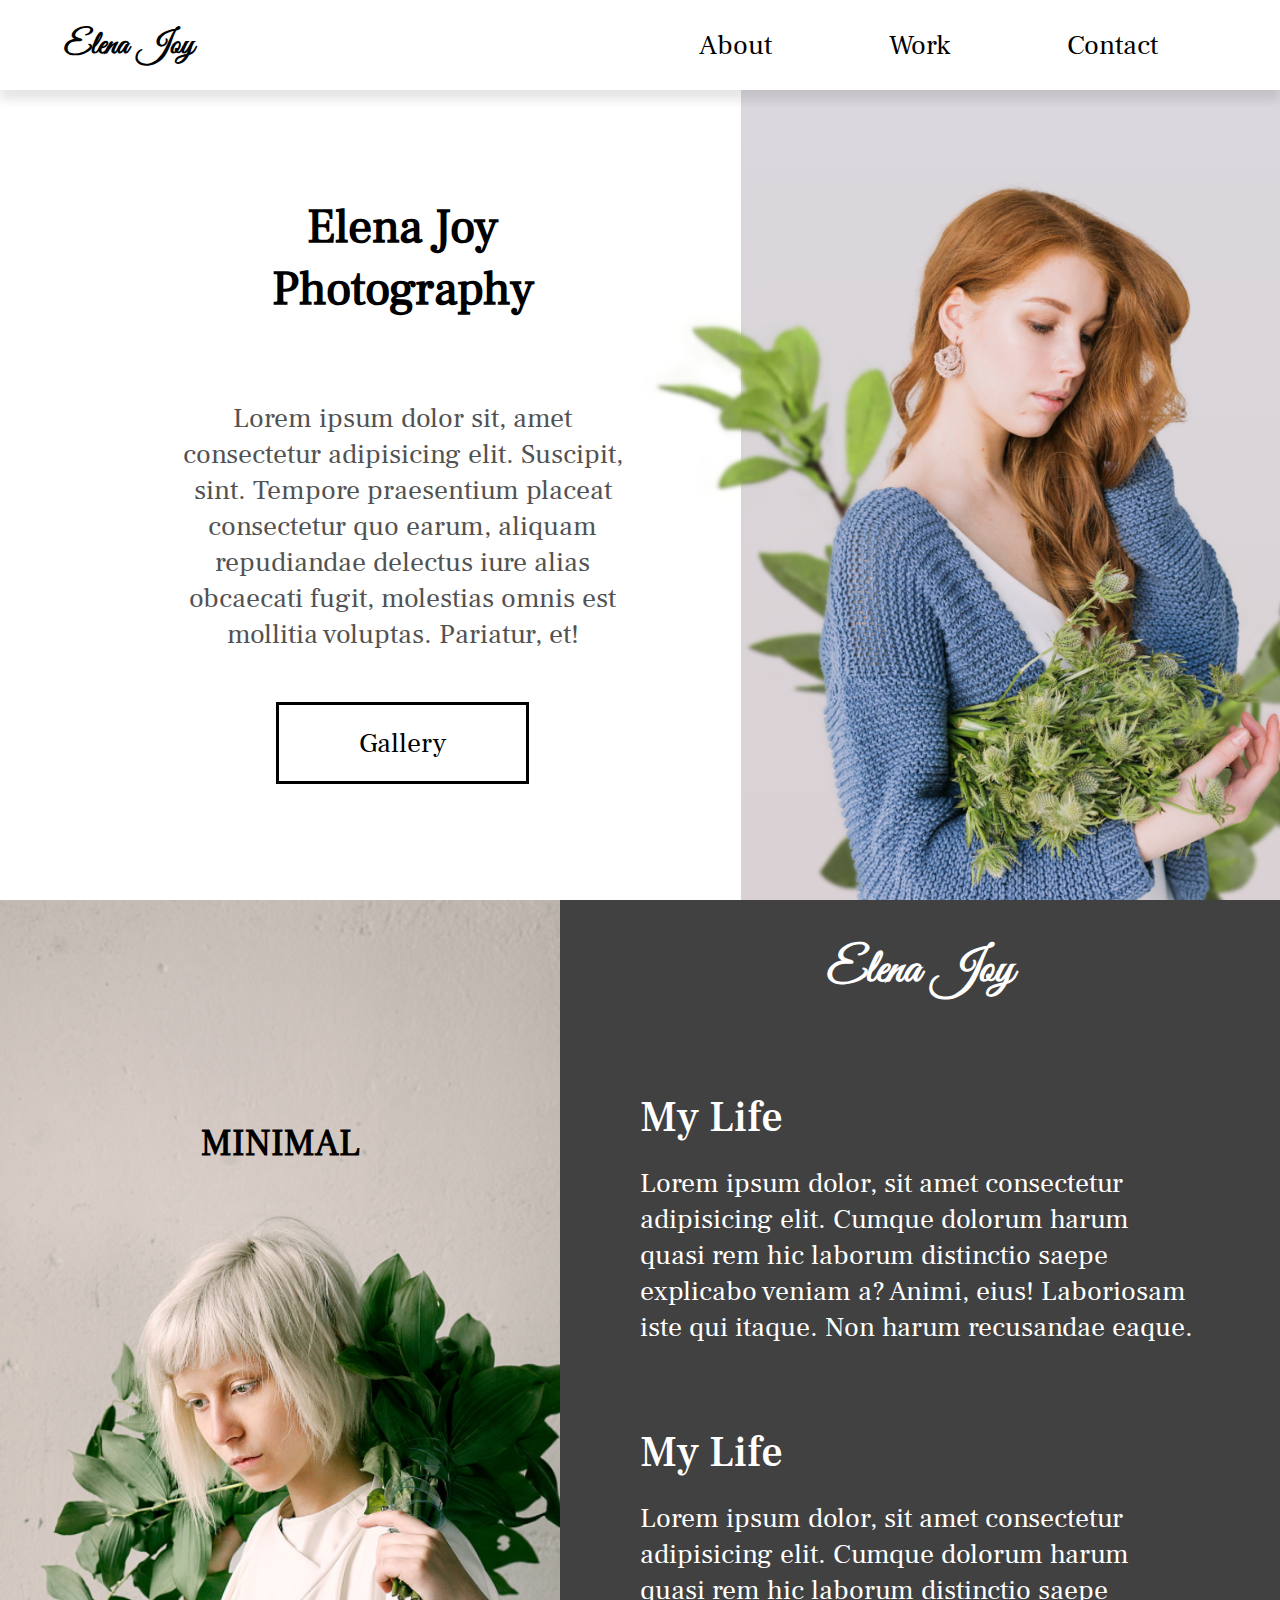
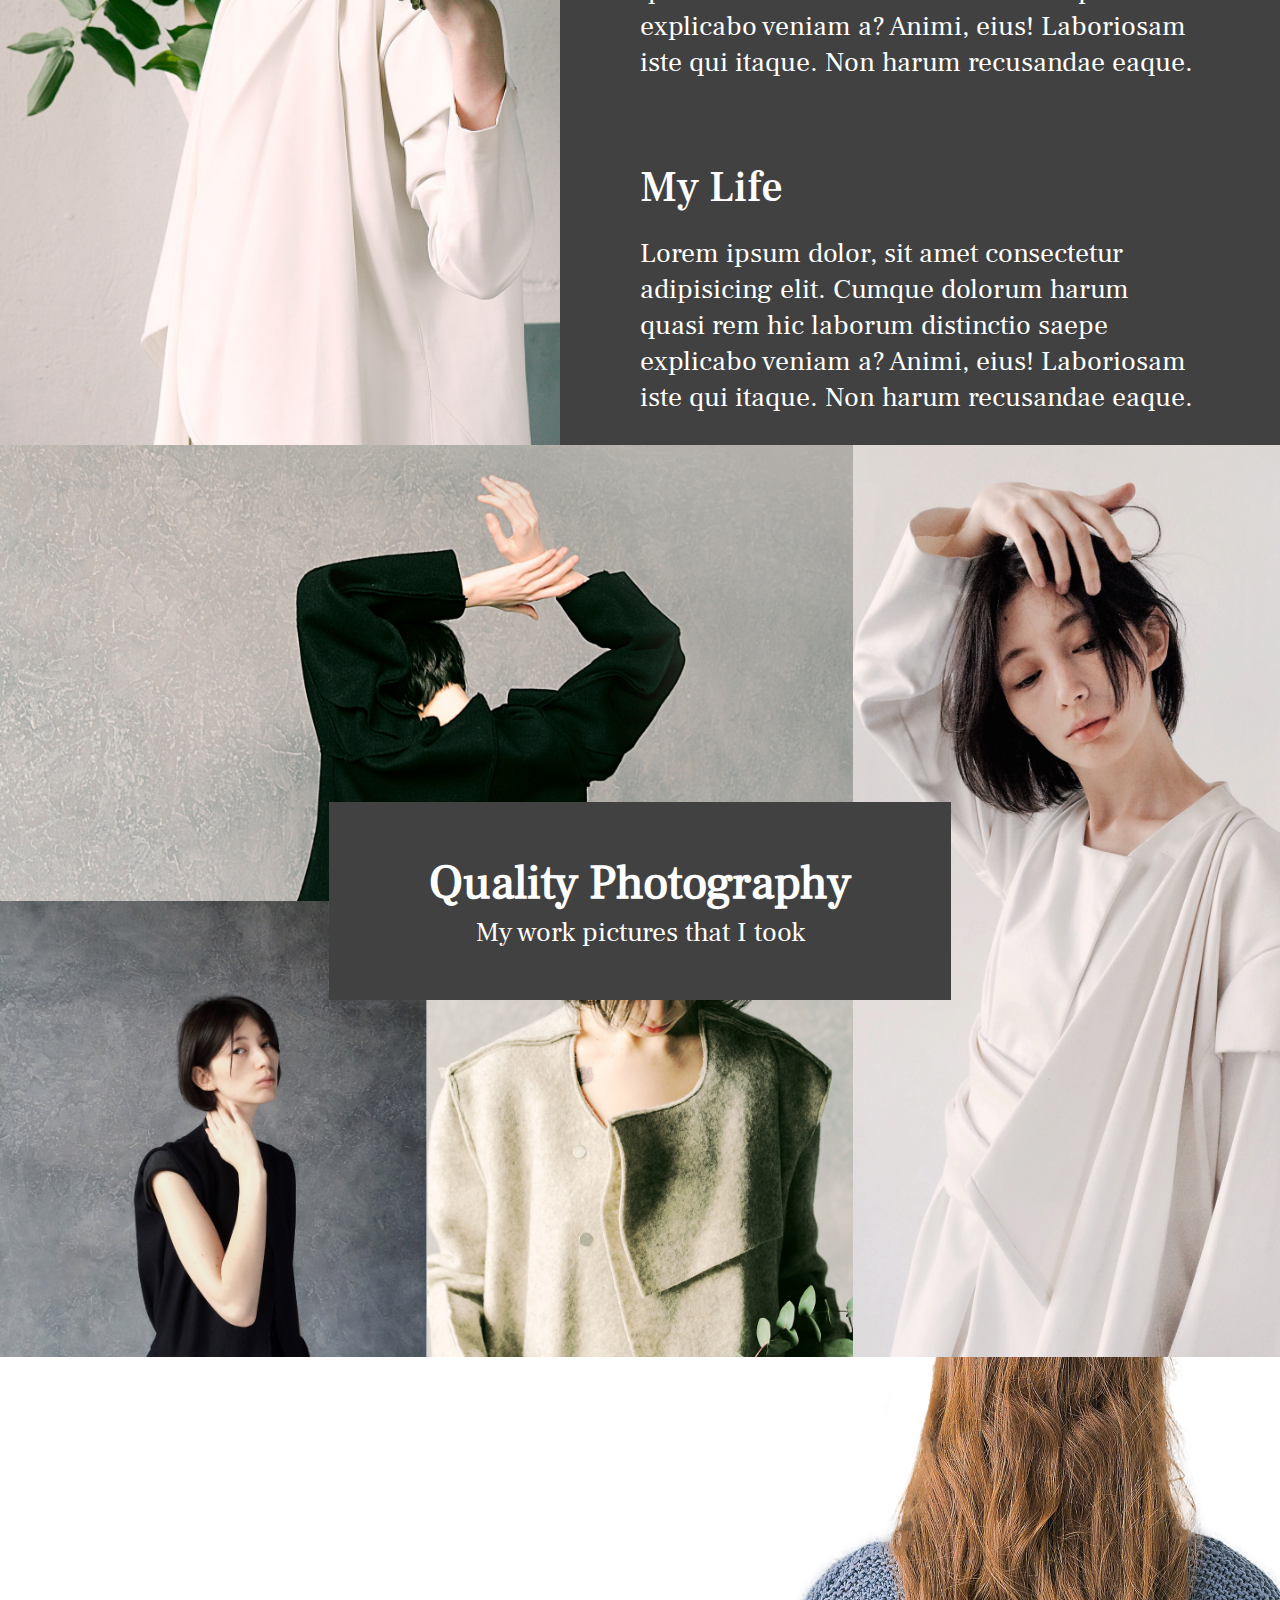
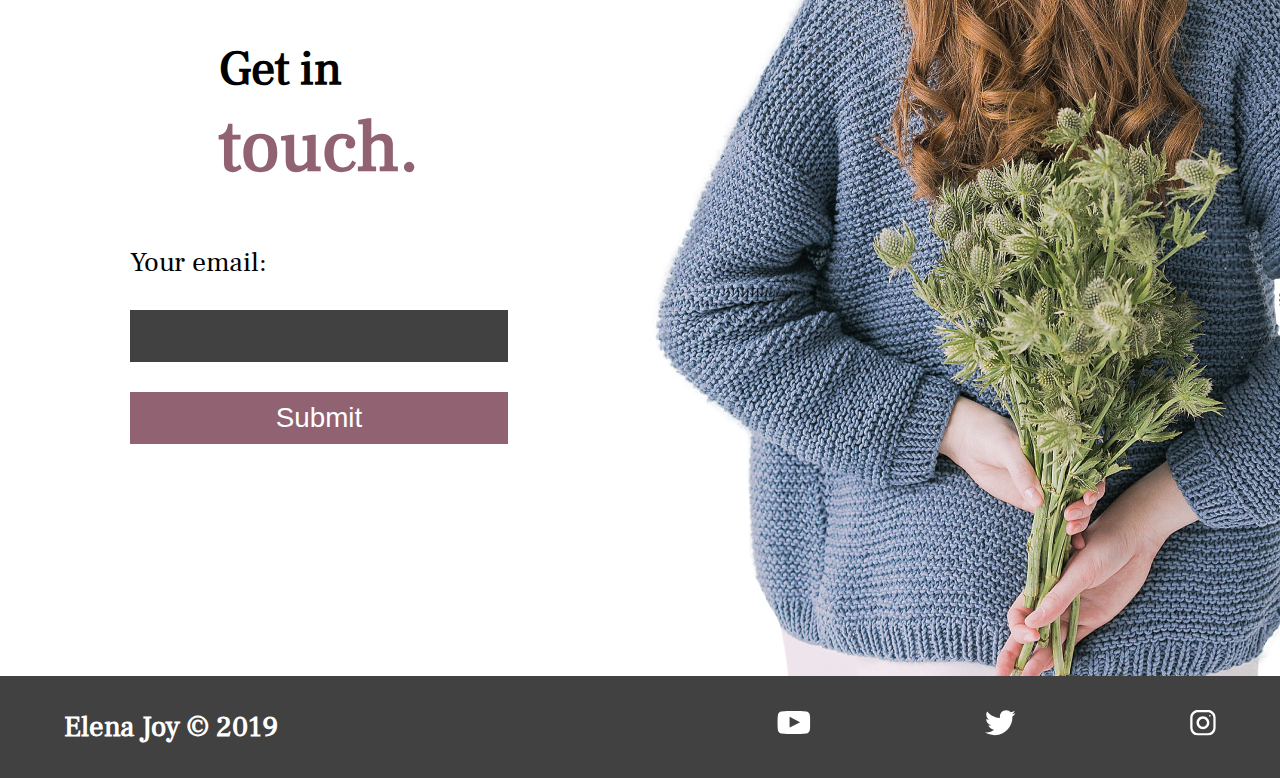
<file: creativehtml/elena/index.html>
<!DOCTYPE html>
<html lang="en">

<head>
    <meta charset="UTF-8">
    <meta name="viewport" content="width=device-width, initial-scale=1.0">
    <meta name="description" content="Professional Photographer available for weddings and special events.">
    <meta name="robots" content="index,follow" />
    <link rel="stylesheet" href="style.css">
    <title>Elena Joy | Photographer</title>
</head>

<body>
    <header class="main-head">
        <nav>
            <h1 id="logo">
                Elena Joy
            </h1>
            <ul class="nav-links">
                <li><a href="#about">About</a></li>
                <li><a href="#work">Work</a></li>
                <li><a href="#contact">Contact</a></li>
            </ul>
        </nav>
    </header>
    <main>
        <section class="hero">
            <div class="hero-introduction flex">
                <h2>
                    Elena Joy <br />
                    Photography
                </h2>
                <p>
                    Lorem ipsum dolor sit, amet consectetur adipisicing elit. Suscipit, sint. Tempore praesentium placeat consectetur
                    quo earum, aliquam repudiandae delectus iure alias obcaecati fugit, molestias omnis est mollitia voluptas. Pariatur,
                    et!
                </p>
                <a href="#gallery">Gallery</a>
            </div>
            <div class="hero-images">
                <img class="hero-elena" src="./img/elena-joy.png" alt="Picture of Elena Joy">
                <img src="./img/plant1.png" alt="" class="plant1 plant">
                <img src="./img/plant2.png" alt="" class="plant2 plant">
            </div>
        </section>
        <section class="about">
            <div class="about-image">
                <h5>MINIMAL</h5>
                <img src="./img/about-image.png" alt="portrait-picture">
            </div>
            <div class="about-text flex">
                <h2>Elena Joy</h2>
                    <div class="about-life">
                        <h3>My Life</h3>
                        <p>Lorem ipsum dolor, sit amet consectetur adipisicing elit. Cumque dolorum harum quasi rem hic laborum distinctio saepe explicabo veniam a? Animi, eius! Laboriosam iste qui itaque. Non harum recusandae eaque.</p>
                    </div>
                    <div class="about-work">
                        <h3>My Life</h3>
                        <p>Lorem ipsum dolor, sit amet consectetur adipisicing elit. Cumque dolorum harum quasi rem hic laborum distinctio
                            saepe explicabo veniam a? Animi, eius! Laboriosam iste qui itaque. Non harum recusandae eaque.</p>
                    </div>
                    <div class="about-contact">
                        <h3>My Life</h3>
                        <p>Lorem ipsum dolor, sit amet consectetur adipisicing elit. Cumque dolorum harum quasi rem hic laborum distinctio
                            saepe explicabo veniam a? Animi, eius! Laboriosam iste qui itaque. Non harum recusandae eaque.</p>
                    </div>
            </div>
        </section>
        <div class="gallery">
            <header class="gallery-head">
                <h2>Quality Photography</h2>
                <p>My work pictures that I took</p>
            </header>
            <img class="gallery1" src="./img//gallery-1.jpg" alt="">
            <img class="gallery2" src="./img//gallery-2.jpg" alt="">
            <img class="gallery3" src="./img//gallery-3.jpg" alt="">
            <img class="gallery4" src="./img//gallery-4.jpg" alt="">
        </div>
        <section class="contact">
            <div class="form-wrapper flex">
                <h2>
                    Get in <br/>
                    <span>touch.</span> 
                </h2>
                <form>
                    <label for="email">Your email: </label>
                    <input type="email" id="email required">
                    <button type="submit">Submit</button>
                </form>
            </div>
            <img src="./img/contact-image.jpg" alt=""/>
        </section>
    </main>
    <footer>
        <h4>Elena Joy &copy; 2019</h4>
        <ul>
            <li><a href="#"><img src="./img/youtube-symbol 1.svg" alt=""></a></li>
            <li><a href="#"><img src="./img/twitter 1.svg" alt=""></a></li>
            <li><a href="#"><img src="./img/instagram 1.svg" alt=""></a></li>
        </ul>
    </footer>
</body>

</html>
</file>
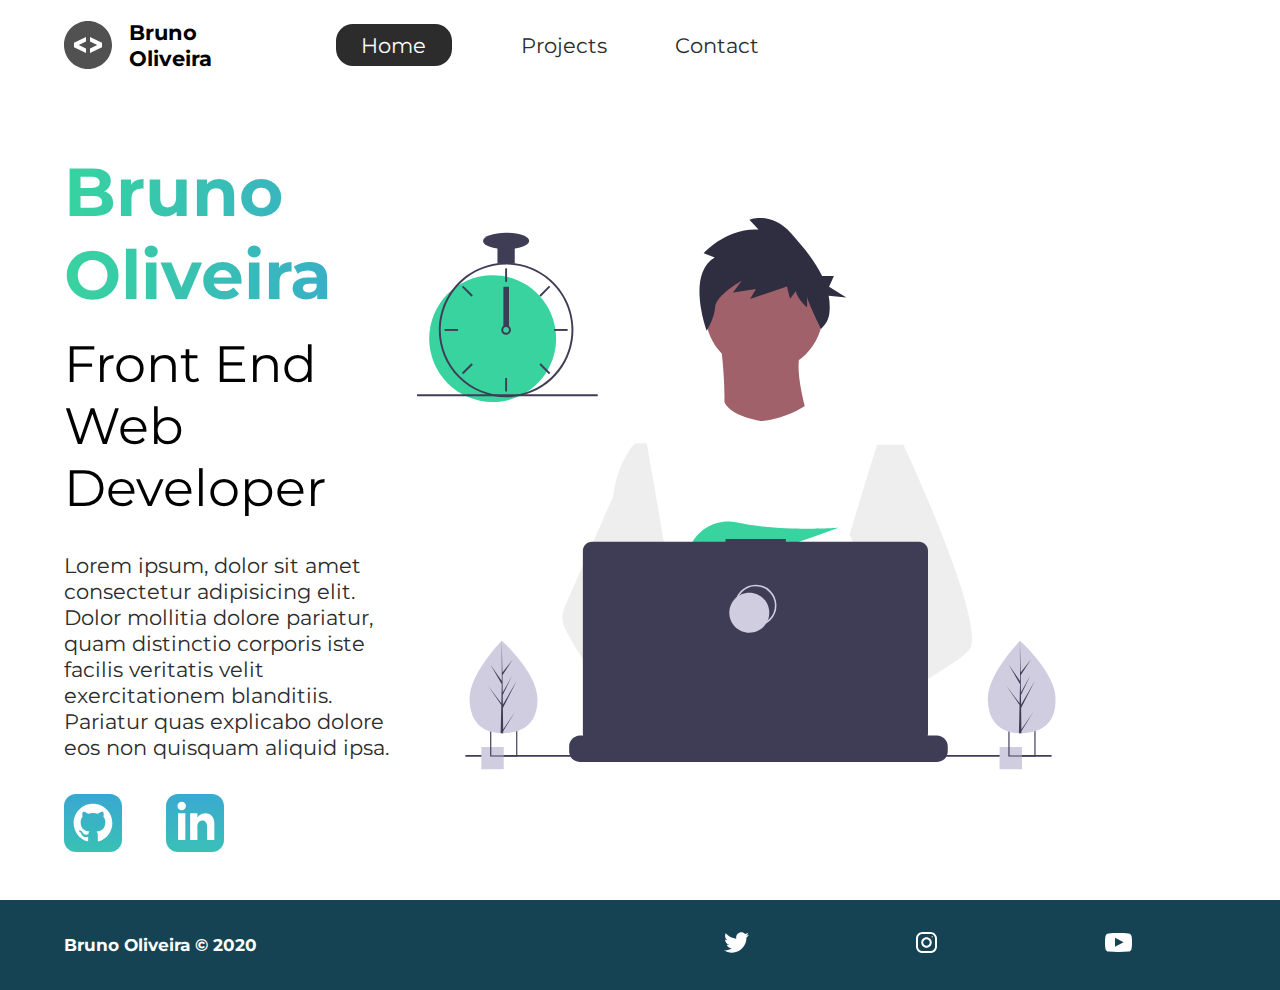
<file: creativehtml/portfolio/index.html>
<!DOCTYPE html>
<html lang="en">
<head>
    <meta charset="UTF-8">
    <meta name="viewport" content="width=device-width, initial-scale=1.0">
    <meta name="description" content="Bruno Olivera is a Fullstack Developer.">
    <meta name="robots" content="index,follow" />
    <link rel="stylesheet" href="./styles/style.css">
    <link rel="preconnect" href="https://fonts.gstatic.com">
    <link href="https://fonts.googleapis.com/css2?family=Montserrat:wght@400;500&display=swap" rel="stylesheet">
    <title>Bruno Oliveira | Web Developer</title>
</head>
<body>
    <header class="main-head">
        <nav>
            <div class="logo">
                <img src="./icons/code.svg" alt="logo">
                <h1>Bruno Oliveira</h1>
            </div>
            <ul>
                <li><a class="active" href="index.html">Home</a></li>
                <li><a href="./projects/index.html">Projects</a></li>
                <li><a href="./contact/index.html">Contact</a></li>
            </ul>
        </nav>
    </header>
    <section class="intro">
        <div class="intro-text">
            <h2>Bruno Oliveira</h2>
            <h3>Front End Web <br/> Developer</h3>
            <p>Lorem ipsum, dolor sit amet consectetur adipisicing elit. Dolor mollitia dolore pariatur, quam distinctio corporis iste facilis veritatis velit exercitationem blanditiis. Pariatur quas explicabo dolore eos non quisquam aliquid ipsa.</p>
            <div class="intro-social">
                <a href=""><img src="./icons/github.svg" alt="github-social-link"></a>
                <a href=""><img src="./icons/linked-in.svg" alt="linkedin-social-link"></a>
            </div>
        </div>
        <div class="intro-images">
            <img class="me" src="./img/me.svg" alt="">
            <img class="splash" src="./img/splash.svg" alt="">
        </div>
    </section>
    <footer>
        <h4>Bruno Oliveira &copy; 2020</h4>
        <ul>
            <li><a href="#"><img src="./icons/twitter 1.svg" alt="twitter-social"></a></li>
            <li><a href="#"><img src="./icons/instagram 1.svg" alt="instagram-social"></a></li>
            <li><a href="#"><img src="./icons/youtube-symbol 1.svg" alt="youtube-social"></a></li>
        </ul>
    </footer>
</body>
</html>
</file>
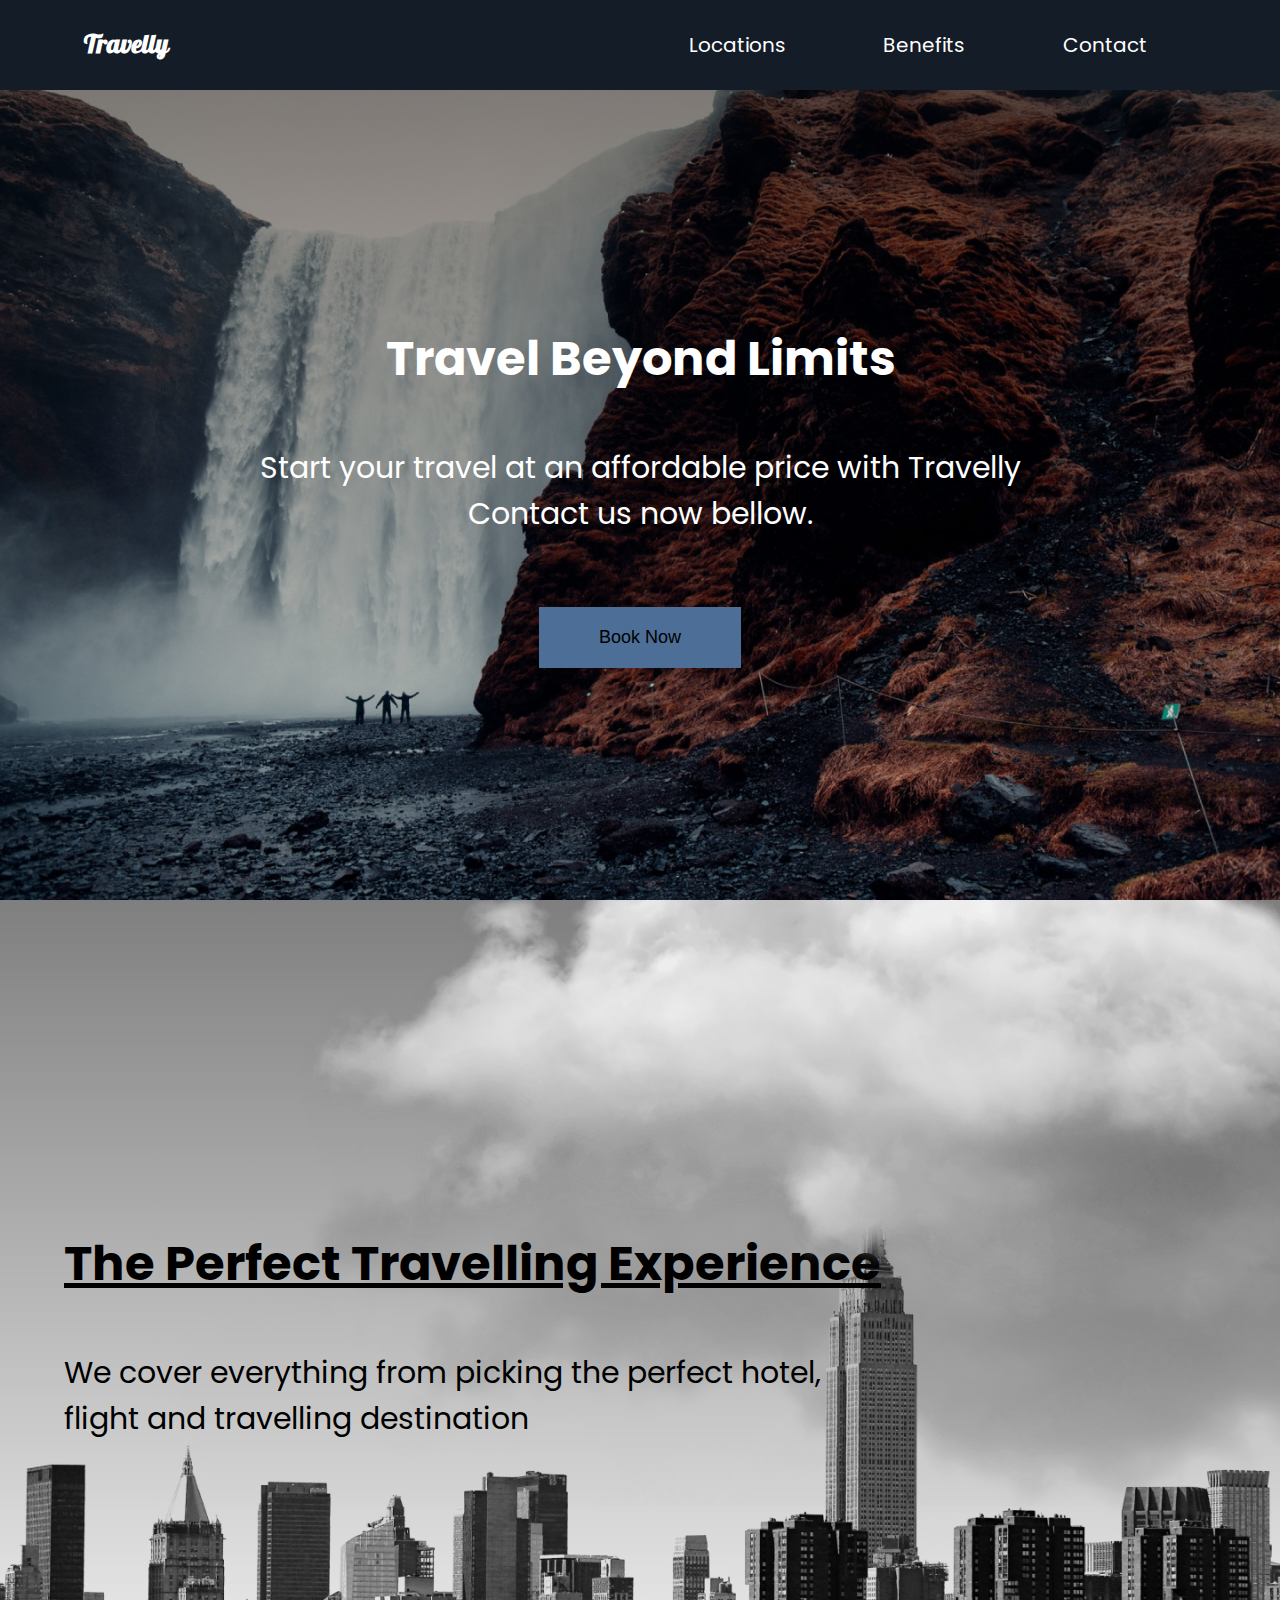
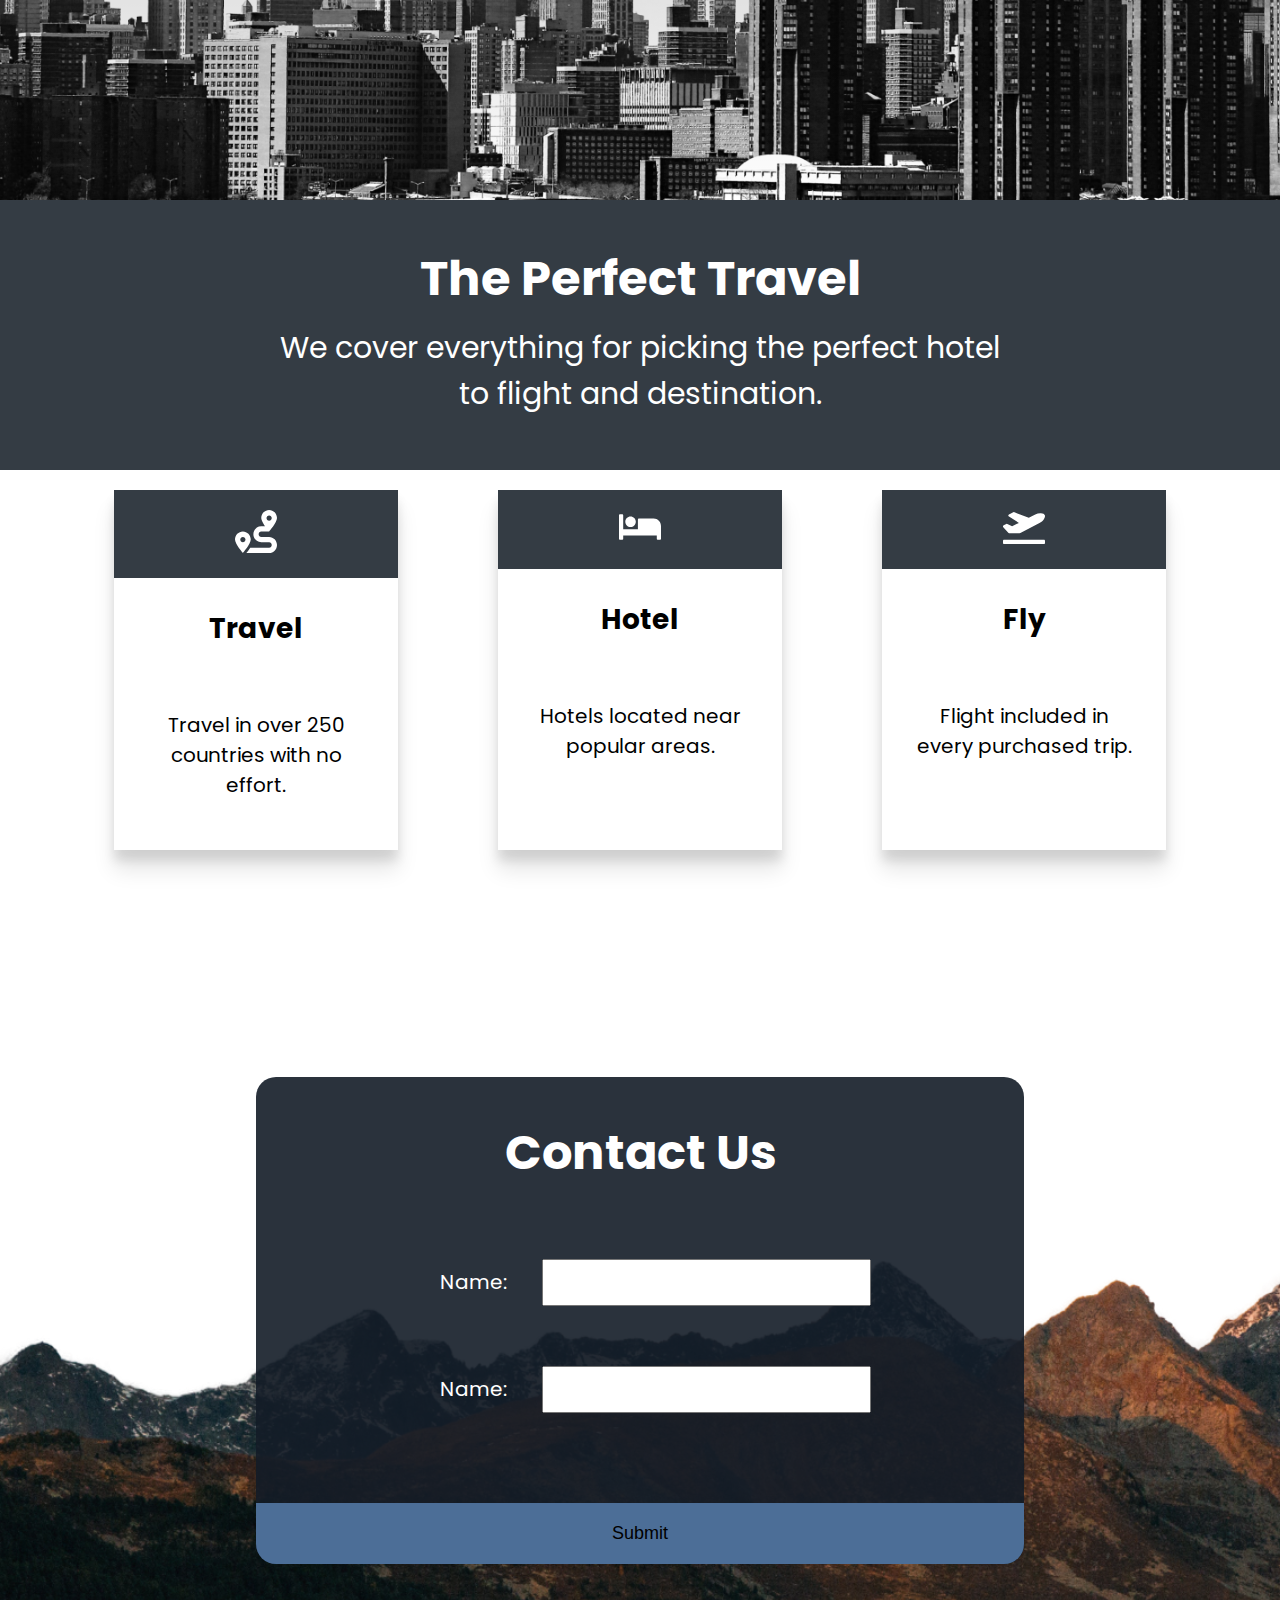
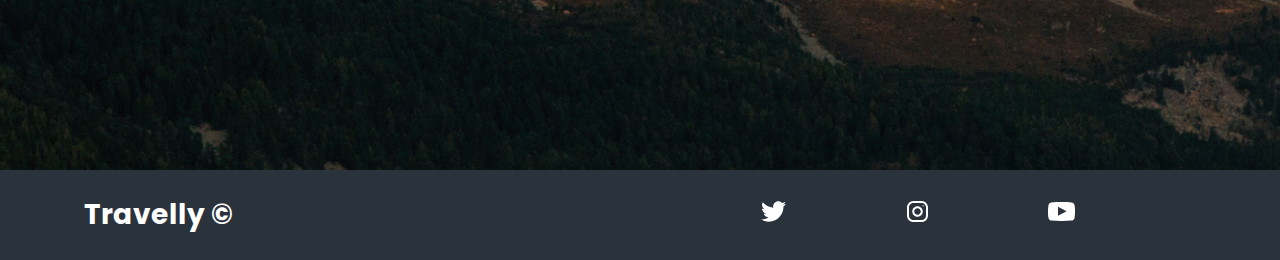
<file: creativehtml/travelly/index.html>
<!DOCTYPE html>
<html lang="en">
<head>
    <meta charset="UTF-8">
    <meta name="viewport" content="width=device-width, initial-scale=1.0">
    <meta name="description" content="Travelly is a travel agency website">
    <meta name="robots" content="index,follow"/>
    <link rel="icon" href="./icons/world.svg">
    <link rel="preconnect" href="https://fonts.gstatic.com">
    <link href="https://fonts.googleapis.com/css2?family=Poppins:wght@400;500&display=swap" rel="stylesheet">
    <link href="https://fonts.googleapis.com/css2?family=Pattaya&display=swap" rel="stylesheet">
    <link rel="stylesheet" href="style.css">
    <title>Travelly | Travelly Agency</title>
</head>
<body>
    <header class="main-head">
        <nav class="nav-bar">
            <h1 id="logo">Travelly</h1>
            <ul>
                <li><a href="#locations">Locations</a></li>
                <li><a href="#benefits">Benefits</a></li>
                <li><a href="#contact">Contact</a></li>
            </ul>
        </nav>
    </header>
    <section class="hero">
        <h2>Travel Beyond Limits</h2>
        <h3> Start your travel at an affordable price with Travelly<br/> Contact us now bellow.</h3>
        <button>Book Now</button>
    </section>
    <section id="locations">
        <header class="locations-head">
            <h2> The Perfect Travelling Experience</h2>
            <h3>We cover everything from picking the perfect hotel, <br/> 
                flight and travelling destination</h3>
        </header>
        <img src="./img/cloud.png" class="moving-cloud-1 cloud"/>
        <img src="./img/cloud.png" class="moving-cloud-2 cloud" />
    </section>
    <section class="benefits">
        <header class="benefits-head">
            <h2>The Perfect Travel</h2>
            <h3>We cover everything for picking the perfect hotel <br /> to flight and destination.</h3>
        </header>
        <div class="cards">
            <div class="card">
                <div class="card-icon">
                    <img src="./icons/route-solid.svg" alt="">
                </div>
                <h4>Travel</h4>
                <p>Travel in over 250 countries with no effort.</p>
            </div>
            <div class="card">
                <div class="card-icon">
                    <img src="./icons/bed-solid.svg" alt="">
                </div>
                <h4>Hotel</h4>
                <p>Hotels located near popular areas.</p>
            </div>
            <div class="card">
                <div class="card-icon">
                    <img src="./icons/plane-departure-solid.svg" alt="">
                </div>
                <h4>Fly</h4>
                <p>Flight included in every purchased trip.</p>
            </div>
        </div>
    </section>
    <section class="contact">
        <div class="form-wrapper">
            <header class="form-head">
                <h2>Contact Us</h2>
            </header>
            <form>
                <div class="name-form">
                    <label for="name">Name: </label>
                    <input type="text" name="name"required>
                </div>
                <div class="email-form">
                    <label for="email">Name: </label>
                    <input type="email" required name="email">
                </div>
                <button type="submit">
                    Submit
                </button>
            </form>
        </div>
    </section>
    <footer>
        <class class="footer-wrapper">
            <h5>Travelly &copy;</h5>
            <ul>
                <li><a href=""><img src="./icons/twitter.svg" alt=""></a></li>
                <li><a href=""><img src="./icons/instagram.svg" alt=""></a></li>
                <li><a href=""><img src="./icons/youtube.svg" alt=""></a></li>
            </ul>
        </class>
    </footer>
</body>
</html>
</file>
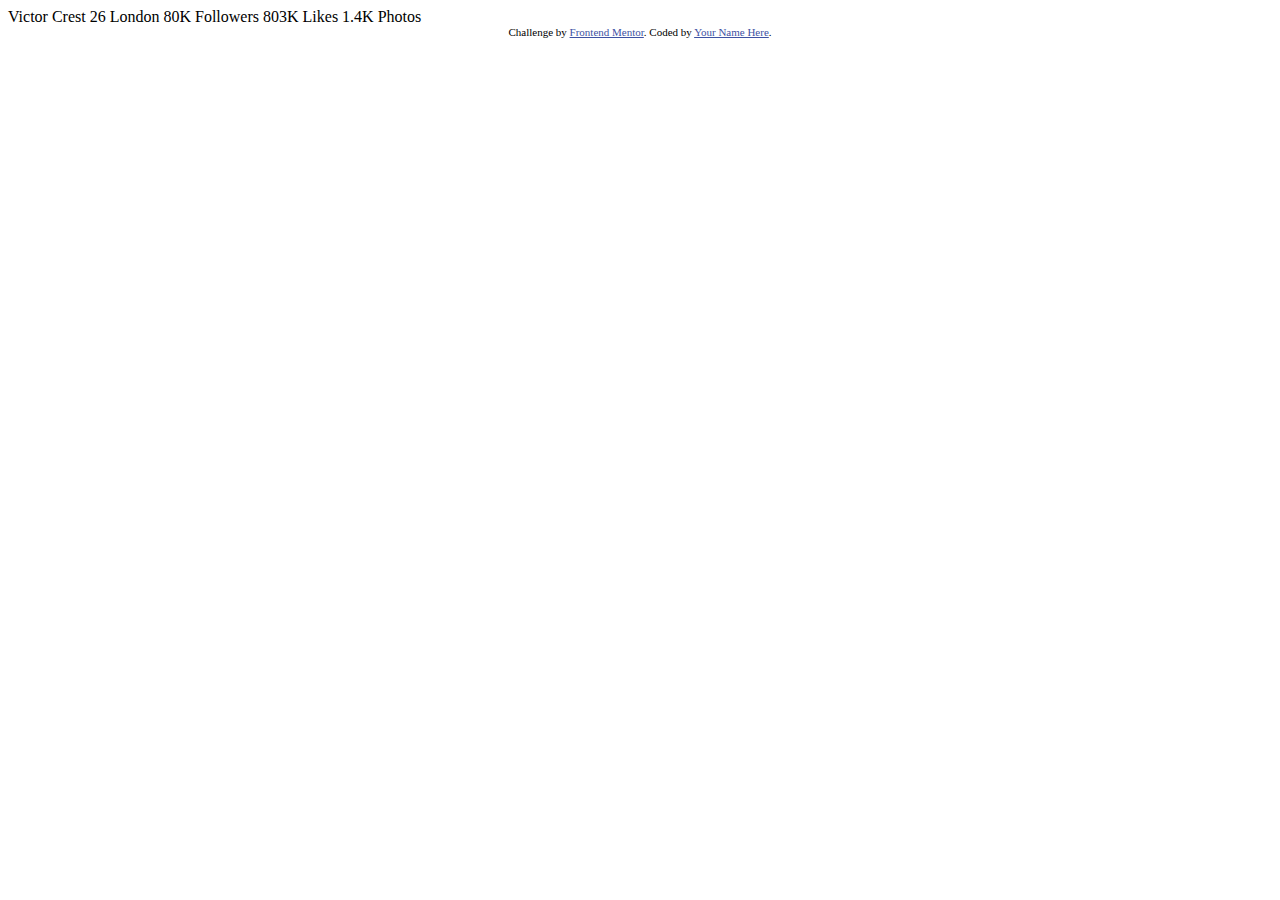
<file: frontend-mentor/Profile-Card-Component/index.html>
<!DOCTYPE html>
<html lang="en">
<head>
  <meta charset="UTF-8">
  <meta name="viewport" content="width=device-width, initial-scale=1.0"> <!-- displays site properly based on user's device -->

  <link rel="icon" type="image/png" sizes="32x32" href="./images/favicon-32x32.png">
  
  <title>Frontend Mentor | Profile card component</title>

  <!-- Feel free to remove these styles or customise in your own stylesheet 👍 -->
  <style>
    .attribution { font-size: 11px; text-align: center; }
    .attribution a { color: hsl(228, 45%, 44%); }
  </style>
</head>
<body>
  Victor Crest
  26
  London

  80K
  Followers

  803K
  Likes

  1.4K
  Photos
  <div class="attribution">
    Challenge by <a href="https://www.frontendmentor.io?ref=challenge" target="_blank">Frontend Mentor</a>. 
    Coded by <a href="#">Your Name Here</a>.
  </div>
</body>
</html>
</file>
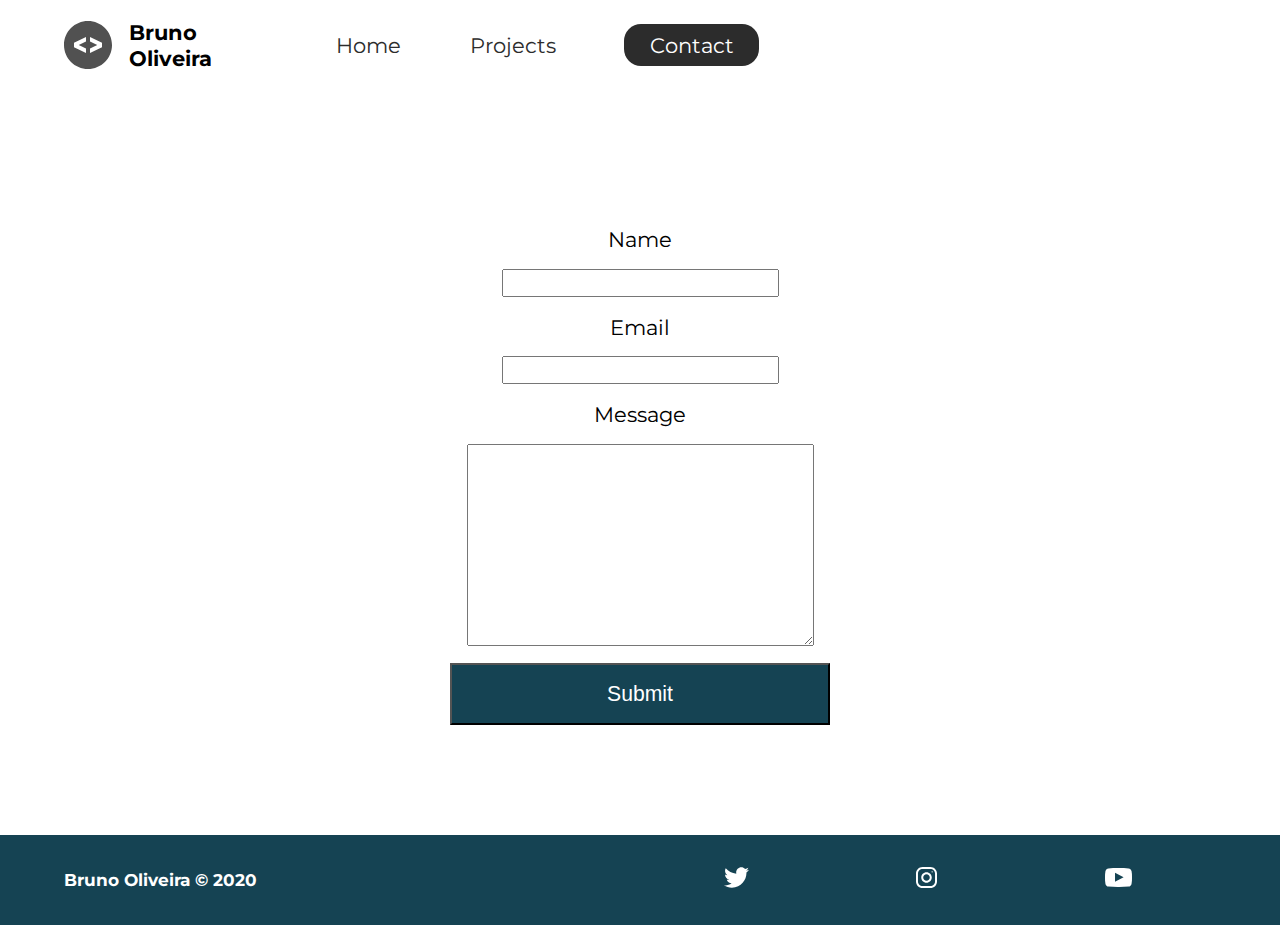
<file: creativehtml/portfolio/contact/index.html>
<!DOCTYPE html>
<html lang="en">

<head>
  <meta charset="UTF-8">
  <meta name="viewport" content="width=device-width, initial-scale=1.0">
  <meta name="description" content="Bruno Olivera is a Fullstack Developer.">
  <meta name="robots" content="index,follow" />
  <link rel="stylesheet" href="../styles/style.css">
  <link rel="preconnect" href="https://fonts.gstatic.com">
  <link href="https://fonts.googleapis.com/css2?family=Montserrat:wght@400;500&display=swap" rel="stylesheet">
  <title>Bruno Oliveira | Web Developer</title>
</head>

<body>
  <header class="main-head">
    <nav>
      <div class="logo">
        <img src="../icons/code.svg" alt="logo">
        <h1>Bruno Oliveira</h1>
      </div>
      <ul>
        <li><a href="../index.html">Home</a></li>
        <li><a href="../projects/index.html">Projects</a></li>
        <li><a class="active" href="./index.html">Contact</a></li>
      </ul>
    </nav>
  </header>
  <section class="form-section">
    <form>
      <label for="name">Name</label>
      <input type="text" name="name"id="name" required>
      <label for="email">Email</label>
      <input type="email" name="email" id="email" required>
      <label for="message">Message</label>
      <textarea name="message" id="message" cols="30" rows="10"></textarea>
      <button type="submit">Submit</button>
    </form>
  </section>
  <footer>
    <h4>Bruno Oliveira &copy; 2020</h4>
    <ul>
      <li><a href="#"><img src="../icons/twitter 1.svg" alt="twitter-social"></a></li>
      <li><a href="#"><img src="../icons/instagram 1.svg" alt="instagram-social"></a></li>
      <li><a href="#"><img src="../icons/youtube-symbol 1.svg" alt="youtube-social"></a></li>
    </ul>
  </footer>
</body>
</html>
</file>
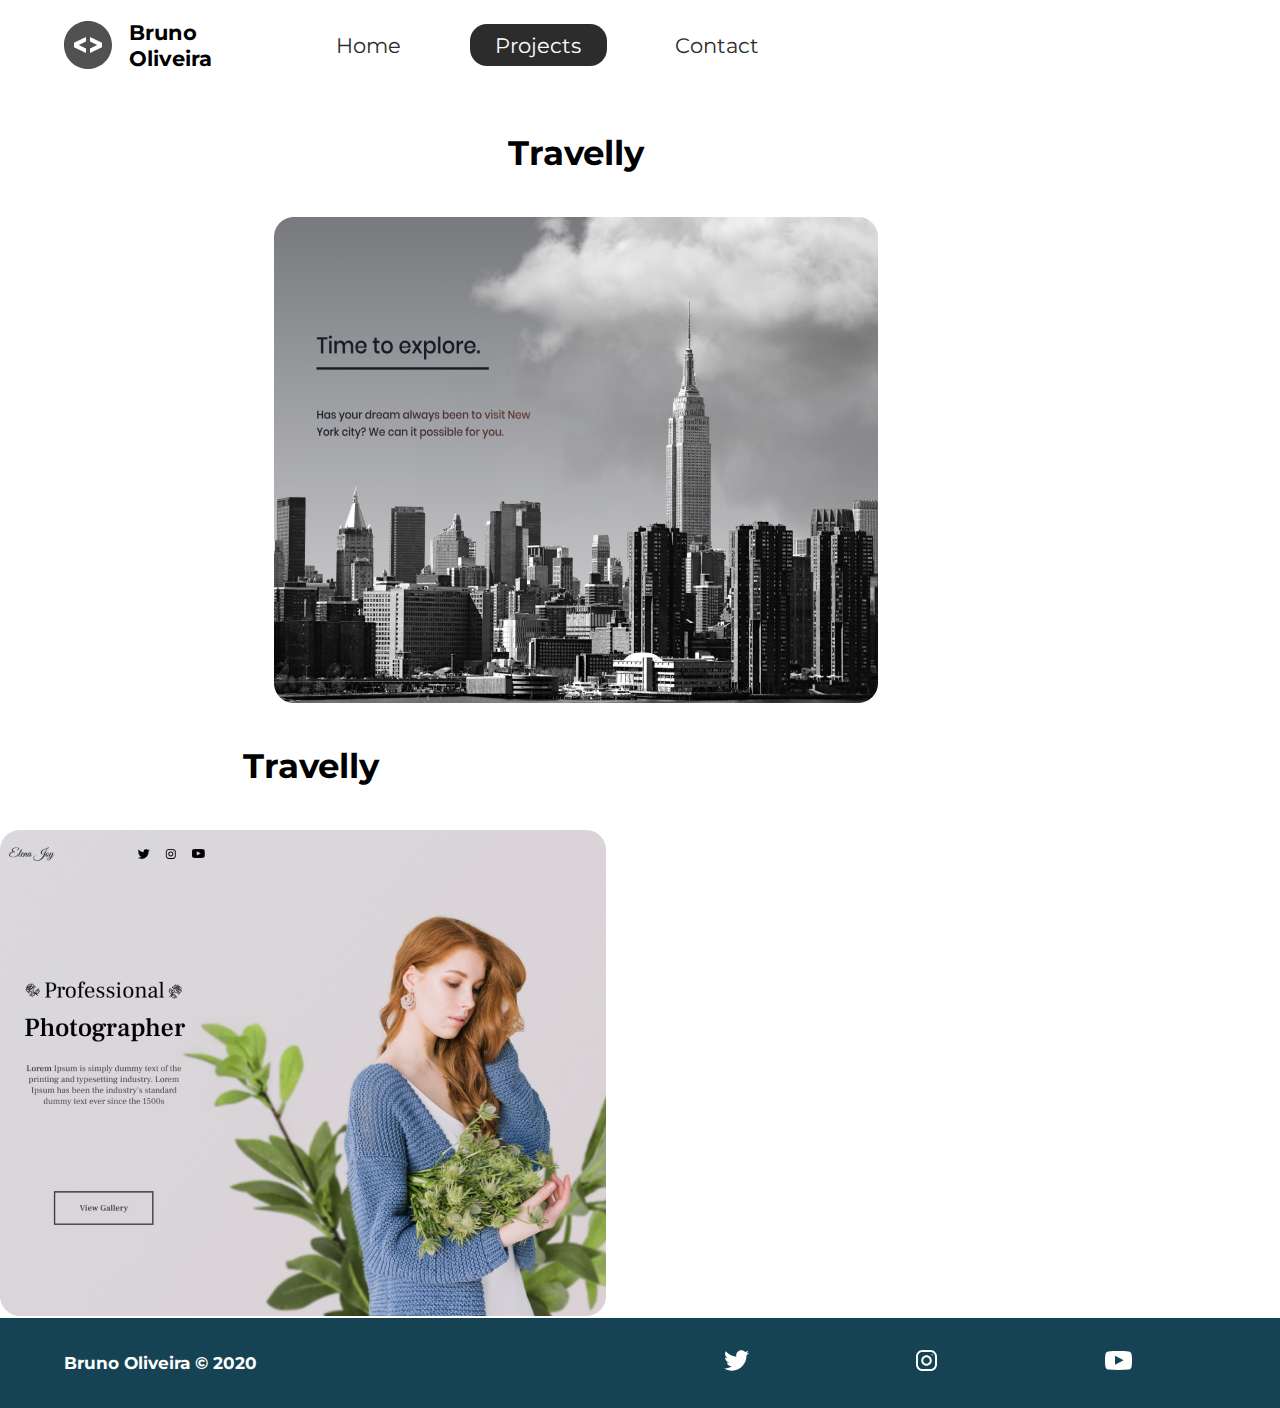
<file: creativehtml/portfolio/projects/index.html>
<!DOCTYPE html>
<html lang="en">

<head>
  <meta charset="UTF-8">
  <meta name="viewport" content="width=device-width, initial-scale=1.0">
  <meta name="description" content="Bruno Olivera is a Fullstack Developer.">
  <meta name="robots" content="index,follow" />
  <link rel="stylesheet" href="../styles/style.css">
  <link rel="preconnect" href="https://fonts.gstatic.com">
  <link href="https://fonts.googleapis.com/css2?family=Montserrat:wght@400;500&display=swap" rel="stylesheet">
  <title>Bruno Oliveira | Web Developer</title>
</head>

<body>
  <header class="main-head">
    <nav>
      <div class="logo">
        <img src="../icons/code.svg" alt="logo">
        <h1>Bruno Oliveira</h1>
      </div>
      <ul>
        <li><a href="../index.html">Home</a></li>
        <li><a class="active" href="./index.html">Projects</a></li>
        <li><a href="../contact/index.html">Contact</a></li>
      </ul>
    </nav>
  </header>
  <section class="projects">
    <div class="travelly">
      <h2>Travelly</h2>
      <img src="../img/travelly.jpg" alt="travelly-project">
    </div>
    <div class="elena-joy">
      <h2>Travelly</h2>
      <img src="../img/elena-joy.jpg" alt="elena-project">
    </div>
  </section>
  <footer>
    <h4>Bruno Oliveira &copy; 2020</h4>
    <ul>
      <li><a href="#"><img src="../icons/twitter 1.svg" alt="twitter-social"></a></li>
      <li><a href="#"><img src="../icons/instagram 1.svg" alt="instagram-social"></a></li>
      <li><a href="#"><img src="../icons/youtube-symbol 1.svg" alt="youtube-social"></a></li>
    </ul>
  </footer>
</body>
</html>
</file>
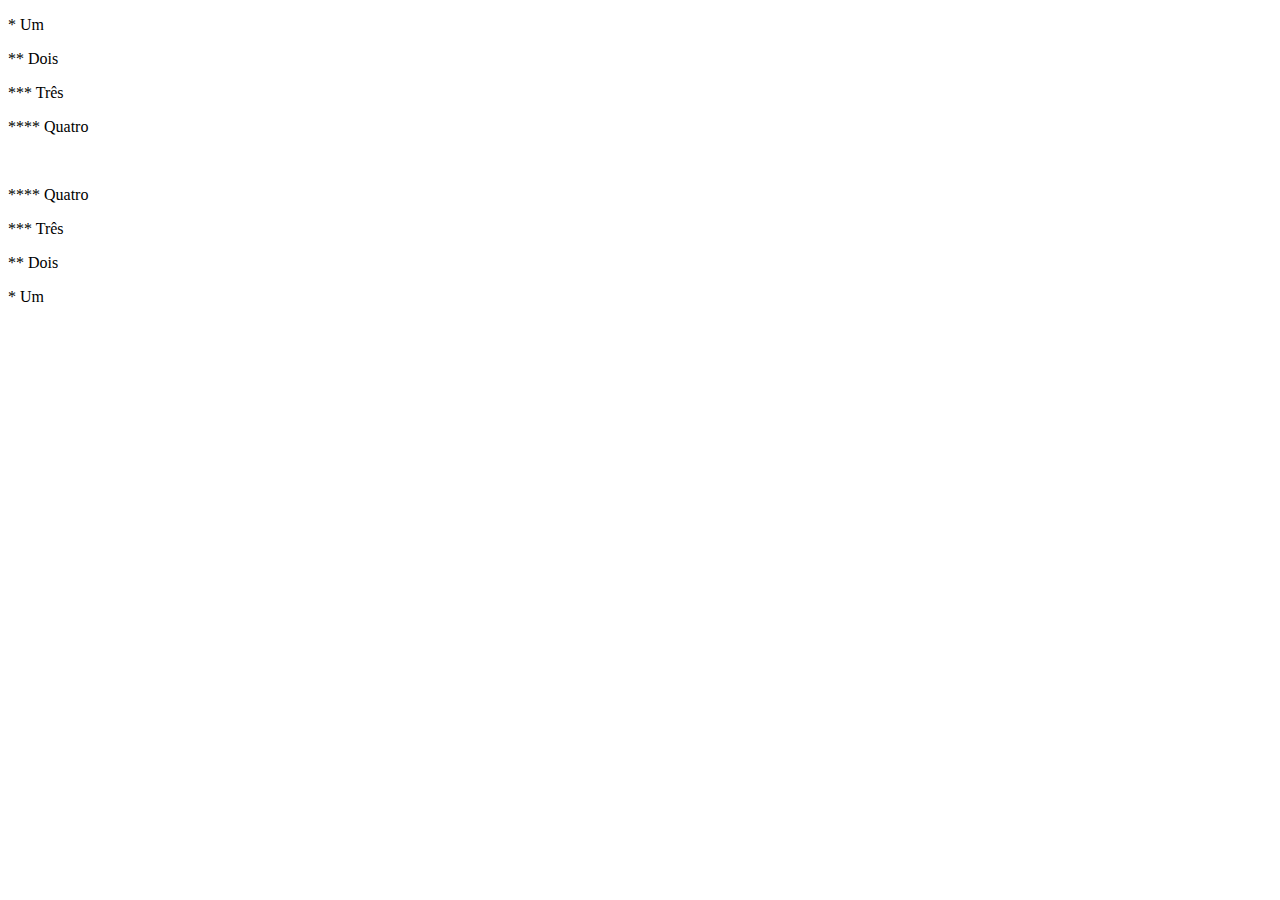
<file: guanabara/challenges/module 01/d001.html>
<!DOCTYPE html>
<html lang="en">
<head>
    <meta charset="UTF-8">
    <meta name="viewport" content="width=device-width, initial-scale=1.0">
    <title>Document</title>
</head>
<body>
    <p>* Um</p>
    <p>** Dois</p>
    <p>*** Três</p>
    <p>**** Quatro</p>
    <br>
    <p>**** Quatro</p>
    <p>*** Três</p>
    <p>** Dois</p>
    <p>* Um</p>
</body>
</html>
</file>
<file: creativehtml/elena/style.css>
* {
  margin: 0;
  padding: 0;
  box-sizing: border-box;
}

@font-face {
  font-family: "Ruhl";
  src: url("./fonts/FrankRuhlLibre-Regular.ttf");
}

@font-face {
  font-family: "Ruhl Medium";
  src: url("./fonts/FrankRuhlLibre-Medium.ttf");
}

@font-face {
  font-family: "Vibes";
  src: url("./fonts/GreatVibes-Regular.ttf");
}

html {
  font-size: 62.5%;
  --header1: calc(2rem + 1vw);
  --header2: calc(3.5rem + 1vw);
  --header3: calc(3rem + 1vw);
  --header4: calc(2.4rem + 1vw);
  --text: calc(1.5rem + 1vw);
  --big: calc(6rem + 1vw);
  --special-color: #906272;
  --background-color: #414141;
  --gray-text: #525252;
}

h1 {
  font-size: var(--header1);
}

li,
button,
label,
input,
a,
p {
  font-size: var(--text);
}

h2 {
  font-size: var(--header2);
}

h3 {
  font-size: var(--header3);
  font-weight: normal;
}

h4,
h5 {
  font-size: var(--header4);
}

ul {
  list-style: none;
}

a {
  text-decoration: none;
  color: black;
}

.flex {
  display: flex;
  flex-direction: column;
  justify-content: center;
  align-items: center;
}

body {
  font-family: "Ruhl", sans-serif;
  animation: opening 1s ease-in-out;
}

h1 {
  font-family: "Vibes", sans-serif;
}

.main-head {
  box-shadow: 0px 10px 10px rgba(0, 0, 0, 0.1);
  z-index: 2;
  position: relative;
}

nav {
  width: 90%;
  margin: auto;
  display: flex;
  align-items: center;
  min-height: 10vh;
  padding: 2rem 0rem;
}

#logo {
  flex: 1 1 20rem;
}

.nav-links {
  display: flex;
  justify-content: space-around;
  flex: 1 1 20rem;
}

.hero {
  min-height: 90vh;
  width: 95%;
  margin: 0 0 0 auto;
  display: flex;
  flex-wrap: wrap;
  overflow: hidden;
}

.hero-introduction {
  flex: 2 1 40rem;
  text-align: center;
}

.hero-introduction p {
  padding: 5rem 10rem;
  color: var(--gray-text);
}

.hero-introduction h2 {
  padding: 3rem;
}

.hero-introduction a {
  padding: 2rem 8rem;
  border: 3px solid black;
  margin-bottom: 4rem;
}

.hero-images {
  flex: 1 1 40rem;
  background: linear-gradient(#dad8dd, #dad1d4);
  position: relative;
  z-index: 1;
}

.hero-elena {
  width: 100%;
  height: 100%;
  object-fit: cover;
}

.plant {
  position: absolute;
  bottom: 0;
  left: -20%;
  z-index: -1;
  animation: plant-entrance 1.5s ease-in-out;
  transform-origin: bottom;
  max-height: 80%;
}

.plant2 {
  left: 40%;
}

@keyframes opening {
  from {
    opacity: 0;
  }
  to {
    opacity: 1;
  }
}

@keyframes plant-entrance {
  from {
    transform: translateY(10%) rotateZ(-10deg);
  }
  to {
    transform: translateY(0%) rotateZ(0deg);
  }
}

.about {
  min-height: 100vh;
  display: flex;
  flex-wrap: wrap;
}

.about-text {
  color: white;
  background: var(--background-color);
  flex: 2 1 40rem;
  justify-content: space-around;
}

.about-text div {
  padding: 3rem 8rem;
}

.about-text h3 {
  padding: 2rem 0rem;
  font-family: "Ruhl Medium";
}

.about-text h2 {
  font-family: "Vibes";
  padding: 4rem;
}

.about-image {
  flex: 1 1 40rem;
  position: relative;
}

.about-image h5 {
  position: absolute;
  top: 20%;
  left: 50%;
  transform: translate(-50%, -20%);
}

.about-image img {
  width: 100%;
  height: 100%;
  object-fit: cover;
}

.gallery {
  display: grid;
  min-height: 100vh;
  grid-template-columns: repeat(3, 1fr);
  position: relative;
}

.gallery img {
  width: 100%;
  height: 100%;
  object-fit: cover;
}

.gallery1 {
  grid-column: 1/3;
}

.gallery2 {
  grid-column: 3/4;
  grid-row: 1/3;
}

.gallery-head {
  position: absolute;
  top: 50%;
  left: 50%;
  transform: translate(-50%, -50%);
  color: white;
  background: var(--background-color);
  padding: 5rem 10rem;
  text-align: center;
}

.contact {
  min-height: 90vh;
  display: flex;
  flex-wrap: wrap;
}

.form-wrapper {
  flex: 3 1 40rem;
}

.form-wrapper h2 {
  margin: 5rem 0rem;
}

.form-wrapper span {
  font-size: var(--big);
  color: var(--special-color);
}

.form-wrapper label {
  display: block;
}

.form-wrapper input {
  display: block;
  margin: 3rem 0rem;
  background: var(--background-color);
  color: white;
  border: none;
  padding: 1rem;
}

.form-wrapper button {
  padding: 1rem 8rem;
  background: var(--special-color);
  color: white;
  border: none;
  width: 100%;
}

.contact img {
  flex: 1 1 40rem;
}

footer {
  background: var(--background-color);
  color: white;
  display: flex;
  padding: 3rem 5%;
  align-items: center;
  flex-wrap: wrap;
}

footer ul {
  display: flex;
  flex: 1 1 40rem;
  justify-content: space-between;
  align-items: center;
}

footer h4 {
  flex: 8 1 40rem;
  font-size: calc(1.6rem + 1vw);
}

@media screen and (max-width: 842px) {
  .hero {
    width: 100%;
  }
  .hero-introduction p {
    padding: 5rem 3rem;
  }

  .about-text div {
    padding: 3rem 3rem;
  }

  .gallery img {
    grid-row: auto;
    grid-column: auto;
  }

  .gallery {
    grid-template-columns: repeat(auto-fit, minmax(30rem, 1fr));
  }

  .gallery-head {
    display: none;
  }

  .contact img {
    display: none;
  }

  .footer ul {
    order: 1;
  }

  .footer h4 {
    order: 2;
    text-align: center;
    padding: 1rem;
  }
}
</file>
<file: creativehtml/portfolio/styles/style.css>
* {
  margin: 0;
  padding: 0;
  -webkit-box-sizing: border-box;
          box-sizing: border-box;
}

html {
  font-size: 62.5%;
}

body {
  font-family: "Montserrat", sans-serif;
}

h1 {
  font-size: 2.5rem;
}

li,
button,
label,
input,
a,
p {
  font-size: 2.5rem;
}

h2 {
  font-size: 4rem;
}

h3 {
  font-size: 2.5rem;
  font-weight: normal;
}

h4,
h5 {
  font-size: 2rem;
}

ul {
  list-style: none;
}

a {
  text-decoration: none;
  color: #2c2c2c;
}

.main-head {
  width: 95%;
  margin: 0 0 0 auto;
}

nav {
  display: -webkit-box;
  display: -ms-flexbox;
  display: flex;
  -webkit-box-pack: justify;
      -ms-flex-pack: justify;
          justify-content: space-between;
  -webkit-box-align: center;
      -ms-flex-align: center;
          align-items: center;
  -webkit-box-orient: horizontal;
  -webkit-box-direction: normal;
      -ms-flex-direction: row;
          flex-direction: row;
  min-height: 10vh;
  width: 60%;
  -ms-flex-wrap: wrap;
      flex-wrap: wrap;
}

nav .logo {
  display: -webkit-box;
  display: -ms-flexbox;
  display: flex;
  -webkit-box-pack: start;
      -ms-flex-pack: start;
          justify-content: flex-start;
  -webkit-box-align: center;
      -ms-flex-align: center;
          align-items: center;
  -webkit-box-orient: horizontal;
  -webkit-box-direction: normal;
      -ms-flex-direction: row;
          flex-direction: row;
  -webkit-box-flex: 1;
      -ms-flex: 1 1 10rem;
          flex: 1 1 10rem;
}

nav .logo h1 {
  margin: 2rem;
}

nav ul {
  display: -webkit-box;
  display: -ms-flexbox;
  display: flex;
  -ms-flex-pack: distribute;
      justify-content: space-around;
  -webkit-box-align: center;
      -ms-flex-align: center;
          align-items: center;
  -webkit-box-orient: horizontal;
  -webkit-box-direction: normal;
      -ms-flex-direction: row;
          flex-direction: row;
  -webkit-box-flex: 1;
      -ms-flex: 1 1 40rem;
          flex: 1 1 40rem;
}

.intro {
  min-height: 90vh;
  width: 90%;
  margin: auto;
  -ms-flex-wrap: wrap;
      flex-wrap: wrap;
  display: -webkit-box;
  display: -ms-flexbox;
  display: flex;
  -webkit-box-pack: justify;
      -ms-flex-pack: justify;
          justify-content: space-between;
  -webkit-box-align: center;
      -ms-flex-align: center;
          align-items: center;
  -webkit-box-orient: horizontal;
  -webkit-box-direction: normal;
      -ms-flex-direction: row;
          flex-direction: row;
}

.intro h2 {
  font-size: 8rem;
  padding-top: 2rem;
  background: -webkit-linear-gradient(left, #38d39f, #38a4d3);
  -webkit-background-clip: text;
  -webkit-text-fill-color: transparent;
}

.intro h3 {
  font-size: 6rem;
  padding: 2rem 0rem;
}

.intro p {
  padding-top: 2rem;
  color: #2c2c2c;
}

.splash {
  position: absolute;
  top: 0%;
  right: 0%;
  height: 100%;
  z-index: -1;
}

.intro-social {
  margin-top: 4rem;
}

.intro-social a {
  margin-right: 5rem;
}

.active {
  background: #2c2c2c;
  color: white;
  padding: 1rem 3rem;
  border-radius: 2rem;
}

.intro-text,
.into-images {
  -webkit-box-flex: 1;
      -ms-flex: 1 1 40rem;
          flex: 1 1 40rem;
}

.projects {
  width: 90%;
  min-height: 90vh;
  display: -webkit-box;
  display: -ms-flexbox;
  display: flex;
  -webkit-box-pack: justify;
      -ms-flex-pack: justify;
          justify-content: space-between;
  -webkit-box-align: center;
      -ms-flex-align: center;
          align-items: center;
  -webkit-box-orient: horizontal;
  -webkit-box-direction: normal;
      -ms-flex-direction: row;
          flex-direction: row;
  text-align: center;
  -ms-flex-wrap: wrap;
      flex-wrap: wrap;
}

.projects h2 {
  margin: 5rem;
}

.travelly,
.elena {
  -webkit-box-flex: 1;
      -ms-flex: 1 1 40rem;
          flex: 1 1 40rem;
  display: -webkit-box;
  display: -ms-flexbox;
  display: flex;
  -webkit-box-pack: center;
      -ms-flex-pack: center;
          justify-content: center;
  -webkit-box-align: center;
      -ms-flex-align: center;
          align-items: center;
  -webkit-box-orient: vertical;
  -webkit-box-direction: normal;
      -ms-flex-direction: column;
          flex-direction: column;
}

.form-section {
  min-height: 80vh;
  display: -webkit-box;
  display: -ms-flexbox;
  display: flex;
  -webkit-box-pack: center;
      -ms-flex-pack: center;
          justify-content: center;
  -webkit-box-align: center;
      -ms-flex-align: center;
          align-items: center;
  -webkit-box-orient: horizontal;
  -webkit-box-direction: normal;
      -ms-flex-direction: row;
          flex-direction: row;
  margin-top: 3rem;
}

.form-section form {
  padding: 3rem 10rem;
  display: -webkit-box;
  display: -ms-flexbox;
  display: flex;
  -webkit-box-pack: center;
      -ms-flex-pack: center;
          justify-content: center;
  -webkit-box-align: center;
      -ms-flex-align: center;
          align-items: center;
  -webkit-box-orient: vertical;
  -webkit-box-direction: normal;
      -ms-flex-direction: column;
          flex-direction: column;
  border-radius: 2rem;
}

.form-section input,
.form-section textarea {
  margin: 2rem;
}

.form-section input:focus,
.form-section textarea:focus {
  outline: 2px solid black;
}

.form-section textarea {
  font-family: "Montserrat", sans-serif;
  font-size: 2rem;
}

.form-section button {
  width: 100%;
  padding: 2rem;
  background: #154353;
  color: white;
}

.form-section button:focus {
  background: #33696b;
}

footer {
  background: #154353;
  color: white;
  min-height: 10vh;
  padding: 0% 5%;
  display: -webkit-box;
  display: -ms-flexbox;
  display: flex;
  -webkit-box-pack: start;
      -ms-flex-pack: start;
          justify-content: flex-start;
  -webkit-box-align: center;
      -ms-flex-align: center;
          align-items: center;
  -webkit-box-orient: horizontal;
  -webkit-box-direction: normal;
      -ms-flex-direction: row;
          flex-direction: row;
}

footer ul {
  -webkit-box-flex: 1;
      -ms-flex: 1 1 40rem;
          flex: 1 1 40rem;
  display: -webkit-box;
  display: -ms-flexbox;
  display: flex;
  -ms-flex-pack: distribute;
      justify-content: space-around;
  -webkit-box-align: center;
      -ms-flex-align: center;
          align-items: center;
  -webkit-box-orient: horizontal;
  -webkit-box-direction: normal;
      -ms-flex-direction: row;
          flex-direction: row;
}

footer h4 {
  -webkit-box-flex: 1;
      -ms-flex: 1 1 40rem;
          flex: 1 1 40rem;
}

@media screen and (max-width: 1332px) {
  html {
    font-size: 53%;
  }
  .splash {
    display: none;
  }
  .me {
    width: 80%;
  }
  .nav {
    width: 100%;
  }
}

@media screen and (max-width: 754px) {
  html {
    font-size: 45%;
  }
  .me {
    height: 60%;
  }
  .main-head {
    width: 100%;
    display: -webkit-box;
    display: -ms-flexbox;
    display: flex;
    -webkit-box-pack: center;
        -ms-flex-pack: center;
            justify-content: center;
    -webkit-box-align: center;
        -ms-flex-align: center;
            align-items: center;
    -webkit-box-orient: vertical;
    -webkit-box-direction: normal;
        -ms-flex-direction: column;
            flex-direction: column;
  }
  nav {
    margin: 2rem;
  }
  nav .logo {
    display: -webkit-box;
    display: -ms-flexbox;
    display: flex;
    -webkit-box-pack: center;
        -ms-flex-pack: center;
            justify-content: center;
    -webkit-box-align: center;
        -ms-flex-align: center;
            align-items: center;
    -webkit-box-orient: vertical;
    -webkit-box-direction: normal;
        -ms-flex-direction: column;
            flex-direction: column;
    -webkit-box-flex: 1;
        -ms-flex: 1 1 20rem;
            flex: 1 1 20rem;
    margin-top: 2rem;
  }
  nav ul {
    -webkit-box-flex: 1;
        -ms-flex: 1 1 60rem;
            flex: 1 1 60rem;
    margin: 2rem 0rem;
  }
  .intro-text {
    margin-top: 5rem;
    text-align: center;
  }
  .intro-images {
    text-align: center;
  }
  .intro-social {
    display: -webkit-box;
    display: -ms-flexbox;
    display: flex;
    -webkit-box-pack: center;
        -ms-flex-pack: center;
            justify-content: center;
    -webkit-box-align: center;
        -ms-flex-align: center;
            align-items: center;
    -webkit-box-orient: horizontal;
    -webkit-box-direction: normal;
        -ms-flex-direction: row;
            flex-direction: row;
  }
  .intro-social a {
    margin: 2rem;
  }
  .projects {
    margin: auto;
  }
  .elena,
  .travelly {
    -webkit-box-flex: 1;
        -ms-flex: 1 1 50rem;
            flex: 1 1 50rem;
  }
  .elena img,
  .travelly img {
    width: 100%;
    height: 100%;
  }
  form {
    padding: 0rem;
    width: 100%;
  }
}
/*# sourceMappingURL=style.css.map */
</file>
<file: creativehtml/travelly/style.css>
* {
  margin: 0;
  padding: 0;
  box-sizing: border-box;
}

html {
  font-size: 62.5%;
}

body {
  font-family: "Poppins", sans-serif;
}

h1 {
  font-size: 2.6rem;
}

li,
button,
label,
input,
p {
  font-size: 2rem;
}

h2 {
  font-size: 4.8rem;
}

h3 {
  font-size: 3rem;
  font-weight: normal;
}

h4,
h5 {
  font-size: 2.8rem;
}

a {
  color: white;
  text-decoration: none;
}

button {
  margin-top: 2rem;
  padding: 2rem 6rem;
  background: #4c6e97;
  border: none;
  font-size: 1.8rem;
  cursor: pointer;
  transition: background 0.3s ease-in-out;
}

button:hover {
  background: #27394e;
}

.main-head {
  background: #131c27;
  color: white;
}

nav {
  min-height: 10vh;
  display: flex;
  width: 90%;
  margin: auto;
  align-items: center;
  min-height: 10vh;
  padding: 2rem;
  flex-wrap: wrap;
}

nav ul {
  display: flex;
  flex: 1 1 40rem;
  justify-content: space-around;
  align-items: center;
  list-style: none;
}

#logo {
  flex: 1 1 40rem;
  font-family: "Pattaya", sans-serif;
  font-weight: regular;
}

.benefits-head {
  background: #343c44;
  padding: 3rem;
  min-height: 30vh;
  display: flex;
  flex-direction: column;
  justify-content: center;
  align-items: center;
  color: white;
  text-align: center;
}

.benefits-head h3 {
  padding: 1rem;
}

.cards {
  width: 90%;
  margin: auto;
  display: flex;
  min-height: 30vh;
  align-items: center;
  justify-content: center;
  flex-wrap: wrap;
  text-align: center;
}

.card {
  flex: 1 1 25rem;
  min-height: 40vh;
  margin: 2rem 5rem;
  box-shadow: 0px 10px 10px rgba(0, 0, 0, 0.1), 0px 20px 20px rgba(0, 0, 0, 0.1);
}

.card-icon {
  background: #343c44;
}

.cards img {
  max-width: 15%;
  margin: 2rem;
}

.card h4 {
  padding: 3rem;
}

.card p {
  padding: 3rem;
}

.contact {
  min-height: 100vh;
  background: url("./img/contact-mountain.png");
  background-size: cover;
  background-repeat: no-repeat;
  display: flex;
  align-items: center;
  justify-content: center;
}

.form-wrapper {
  background: rgba(19, 28, 39, 0.9);
  width: 60%;
  color: white;
  border-radius: 20px;
}

.form-head {
  text-align: center;
  padding: 4rem;
}

.name-form,
.email-form {
  padding: 3rem;
  text-align: center;
}

.form-wrapper label {
  margin: 0rem 3rem;
}

.form-wrapper button {
  width: 100%;
  padding: 2rem;
  margin-top: 6rem;
  border-bottom-left-radius: 20px;
  border-bottom-right-radius: 20px;
}

.form-wrapper input {
  padding: 1rem 3rem;
}

.nav-bar {
  flex-direction: row;
}

.hero {
  background: linear-gradient(rgba(0, 0, 0, 0.5), transparent),
    url("./img/landing-page.jpg");
  min-height: 90vh;
  background-repeat: no-repeat;
  background-size: cover;
  background-position: center;
  color: white;
  display: flex;
  flex-direction: column;
  justify-content: center;
  align-items: center;
  text-align: center;
}

.hero h3 {
  padding: 5rem;
}

#locations {
  min-height: 100vh;
  background: linear-gradient(rgba(0, 0, 0, 0.5), transparent),
    url("img/new-york-page.png");
  background-size: cover;
  background-position: center;
  display: flex;
  align-items: center;
  position: relative;
  overflow: hidden;
}

.locations-head {
  width: 90%;
  margin: auto;
}

.locations-head h2 {
  padding: 1rem 0rem;
  text-decoration: underline;
  text-decoration-thickness: 0.5rem;
}

.locations-head h3 {
  padding: 4rem 0rem;
  /* background: linear-gradient(#131c27, #663b34); */
  background-clip: text;
  /* -webkit-text-fill-color: transparent; */
}

.cloud {
  position: absolute;
  top: 0%;
  right: 0%;
}

.moving-cloud-1 {
  animation: cloudAnimation 3s infinite alternate ease-in-out;
}

.moving-cloud-2 {
  top: 20%;
  z-index: -1;
  opacity: 0.5;
  animation: cloudAnimation 3s infinite alternate ease-in-out;
}

footer {
  color: white;
  background: rgba(19, 28, 39, 0.9);
}

.footer-wrapper {
  display: flex;
  padding: 2rem;
  width: 90%;
  margin: auto;
  align-items: center;
  min-height: 10vh;
  flex-wrap: wrap;
}

footer h5 {
  flex: 1 1 40rem;
}

footer ul {
  display: flex;
  list-style: none;
  flex: 1 1 40rem;
  justify-content: space-evenly;
  align-items: center;
}

@media screen and (max-width: 932px) {
  html {
    font-size: 45%;
  }
  nav {
    text-align: center;
  }
  #logo {
    padding: 2rem;
  }
  .cloud {
    height: 40rem;
  }
  .moving-cloud-1 {
    z-index: -1;
  }
  .moving-cloud-2 {
    z-index: -2;
  }
  .locations-head h3 {
    color: white;
    background-color: rgba(19, 28, 39, 0.9);
  }

  .form-wrapper {
    width: 90%;
  }

  footer {
    text-align: center;
  }

  footer h5 {
    padding-bottom: 2rem;
  }
}

@keyframes cloudAnimation {
  from {
    transform: translate(10%, -10%);
  }
  to {
    transform: translate(0%, 0%);
  }
}
</file>
